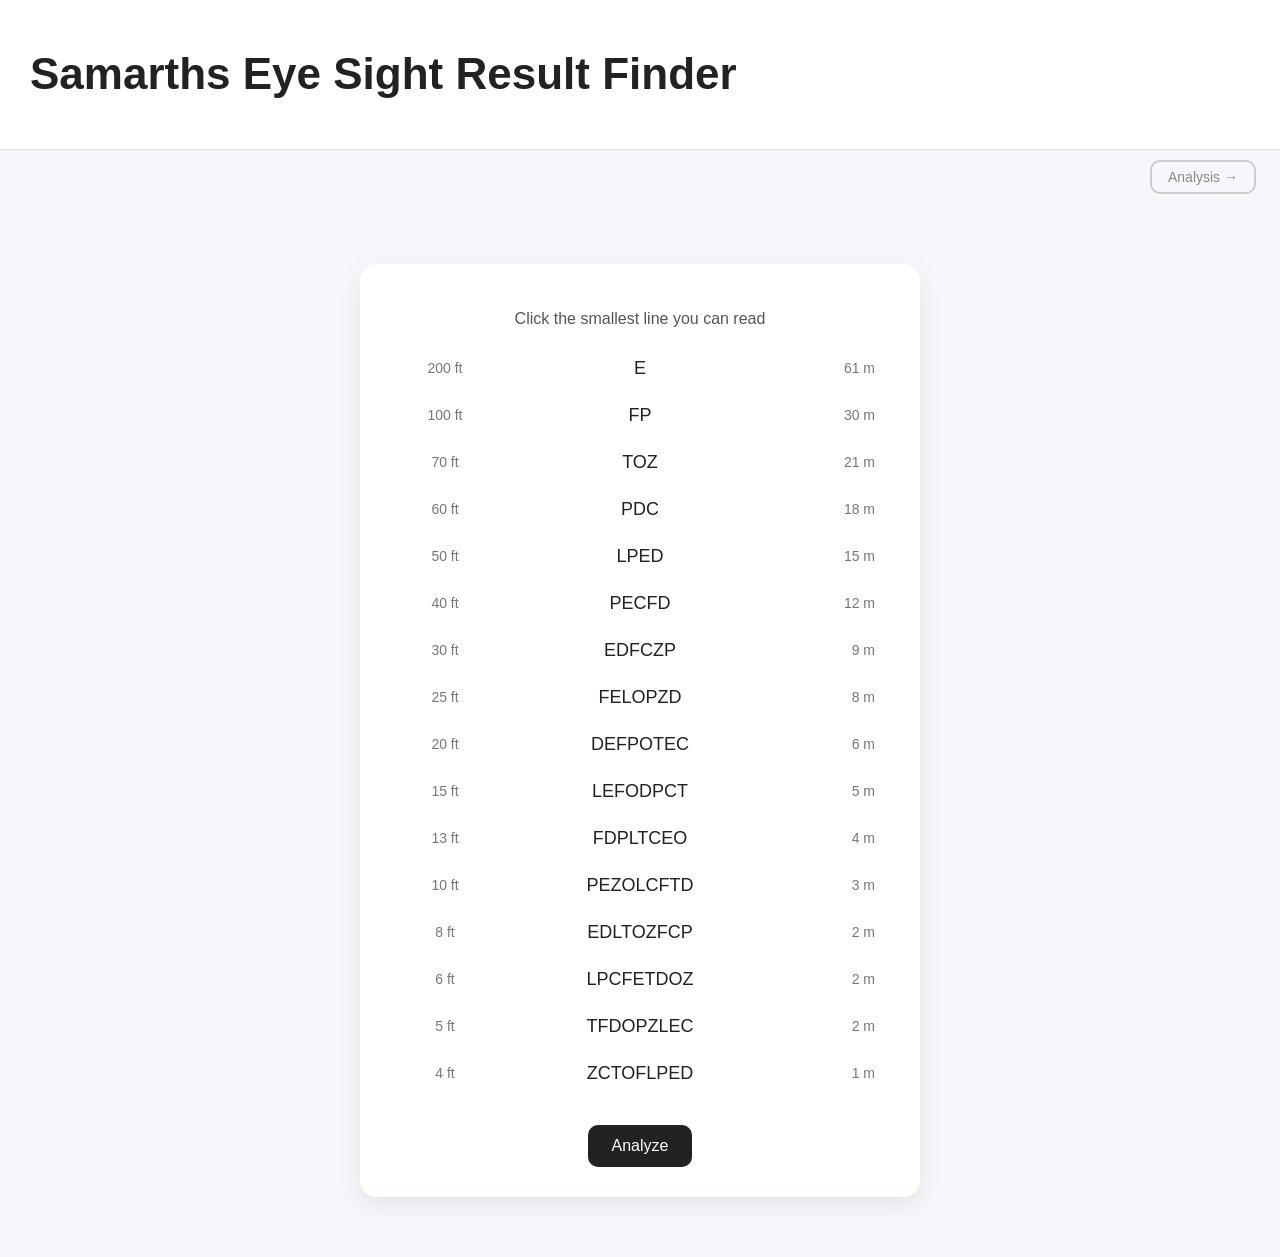
<file: front-end/front-page/index.html>
<!DOCTYPE html>
<html>
<head>
    <meta charset="UTF-8">
    <title>Eye Test</title>
    <link rel="stylesheet" href="/front-end/front-page/style.css">
</head>

<body>

<div class="header">
    <h1>Samarths Eye Sight Result Finder</h1>
</div>

<div class="header-actions right">
    <a href="/front-end/analysis-page/index.html" class="pill-btn">Analysis →</a>
</div>

<div class="container">

    <p class="instruction">Click the smallest line you can read</p>

    <div id="chart">

        <div class="row" data-value="200"><span class="label">200 ft</span><span class="letters">E</span><span class="meters">61 m</span></div>
        <div class="row" data-value="100"><span class="label">100 ft</span><span class="letters">FP</span><span class="meters">30 m</span></div>
        <div class="row" data-value="70"><span class="label">70 ft</span><span class="letters">TOZ</span><span class="meters">21 m</span></div>
        <div class="row" data-value="60"><span class="label">60 ft</span><span class="letters">PDC</span><span class="meters">18 m</span></div>
        <div class="row" data-value="50"><span class="label">50 ft</span><span class="letters">LPED</span><span class="meters">15 m</span></div>
        <div class="row" data-value="40"><span class="label">40 ft</span><span class="letters">PECFD</span><span class="meters">12 m</span></div>
        <div class="row" data-value="30"><span class="label">30 ft</span><span class="letters">EDFCZP</span><span class="meters">9 m</span></div>
        <div class="row" data-value="25"><span class="label">25 ft</span><span class="letters">FELOPZD</span><span class="meters">8 m</span></div>
        <div class="row" data-value="20"><span class="label">20 ft</span><span class="letters">DEFPOTEC</span><span class="meters">6 m</span></div>
        <div class="row" data-value="15"><span class="label">15 ft</span><span class="letters">LEFODPCT</span><span class="meters">5 m</span></div>
        <div class="row" data-value="13"><span class="label">13 ft</span><span class="letters">FDPLTCEO</span><span class="meters">4 m</span></div>
        <div class="row" data-value="10"><span class="label">10 ft</span><span class="letters">PEZOLCFTD</span><span class="meters">3 m</span></div>
        <div class="row" data-value="8"><span class="label">8 ft</span><span class="letters">EDLTOZFCP</span><span class="meters">2 m</span></div>
        <div class="row" data-value="6"><span class="label">6 ft</span><span class="letters">LPCFETDOZ</span><span class="meters">2 m</span></div>
        <div class="row" data-value="5"><span class="label">5 ft</span><span class="letters">TFDOPZLEC</span><span class="meters">2 m</span></div>
        <div class="row" data-value="4"><span class="label">4 ft</span><span class="letters">ZCTOFLPED</span><span class="meters">1 m</span></div>

    </div>

    <button onclick="goToResult()">Analyze</button>

</div>

<script src="/front-end/front-page/script.js"></script>

</body>
</html>
</file>
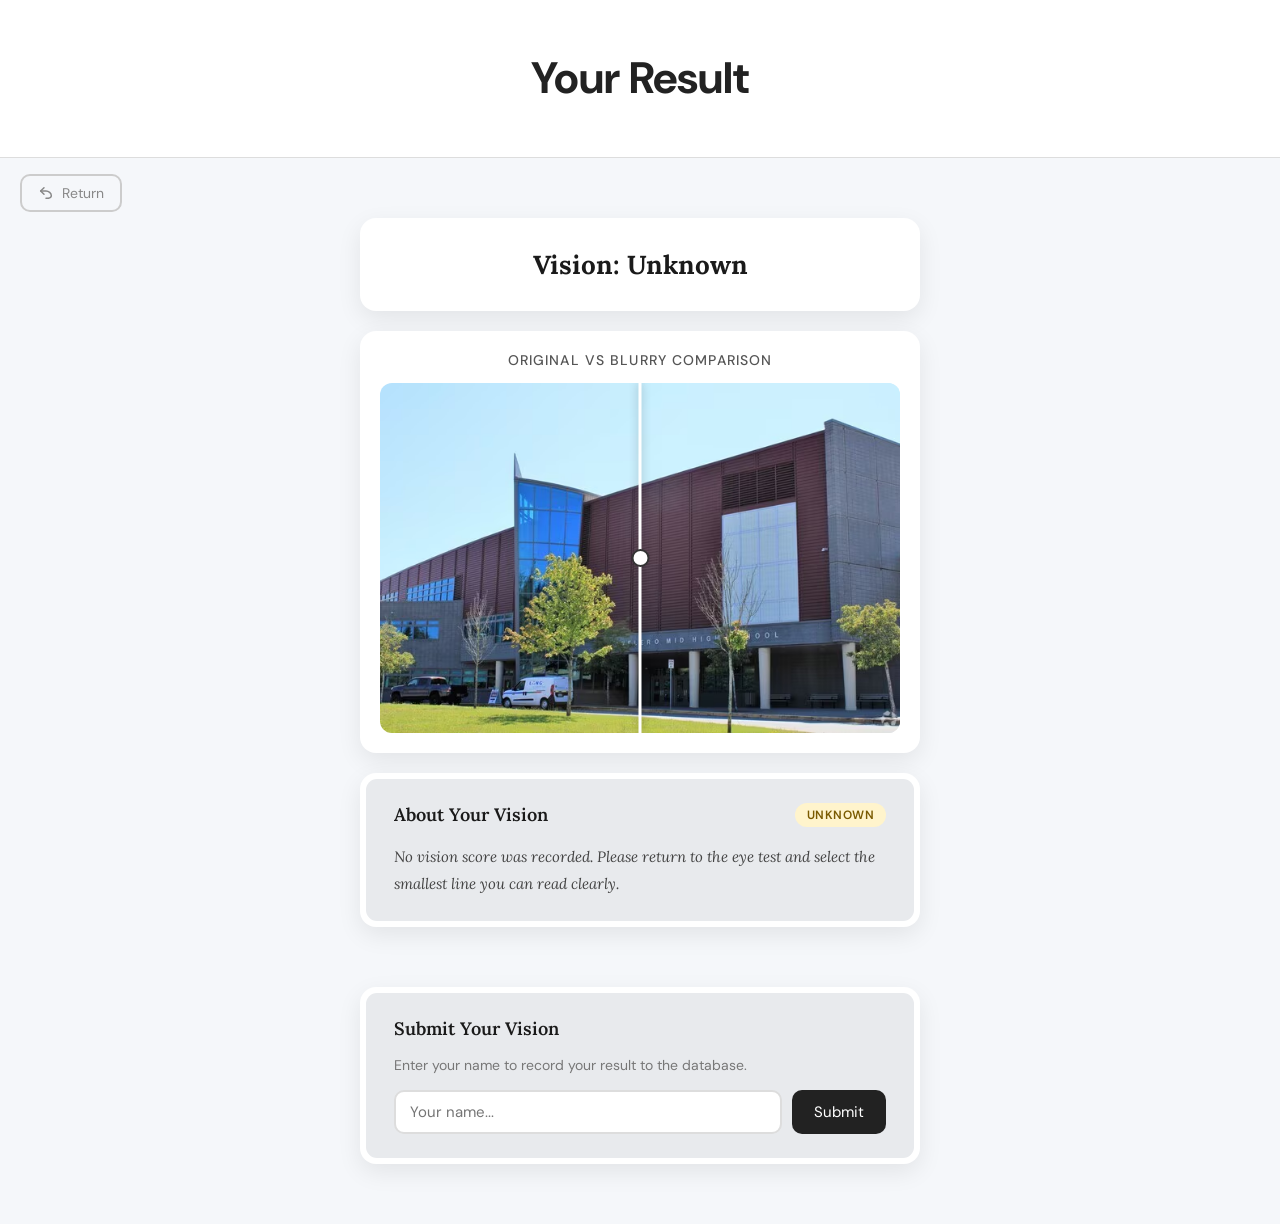
<file: front-end/result-page/index.html>
<!DOCTYPE html>
<html>
<head>
    <meta charset="UTF-8">
    <title>Result</title>
    <link rel="stylesheet" href="/front-end/result-page/style.css">
</head>
<body>

<div class="header">
    <h1>Your Result</h1>
</div>

<!-- Return button: far left, just below header -->
<button class="return-btn" onclick="window.location.href='/front-end/front-page/index.html'">
    <svg viewBox="0 0 24 24">
        <path d="M9 14 L4 9 L9 4" />
        <path d="M4 9 C4 9 8 9 12 9 C16 9 20 12 20 16 C20 20 16 20 12 20" />
    </svg>
    Return
</button>

<!-- Box 1: vision score -->
<div class="container">
    <h2 id="output"></h2>
</div>

<!-- Box 2: image comparison -->
<div class="compare-box">
    <h3>Original vs Blurry Comparison</h3>
    <div class="image-compare" id="compare">
        <img src="../images/cav.jpeg" class="image blurred" id="blurImg">
        <div class="sharp-wrapper" id="sharpWrapper">
            <img src="../images/cav.jpeg" class="image">
        </div>
        <div class="slider-handle" id="handle"></div>
    </div>
</div>

<!-- Box 3: description -->
<div class="description-box">
    <div class="description-inner">
        <div class="desc-header">
            <span class="desc-title">About Your Vision</span>
            <span class="vision-tag" id="visionTag"></span>
        </div>
        <p id="visionDesc"></p>
    </div>
</div>

<!-- Box 4: submit vision -->
<div class="submit-box" id="submitBox">
    <div class="description-inner">
        <div class="desc-header">
            <span class="desc-title">Submit Your Vision</span>
        </div>
        <p class="submit-hint" id="submitHint">Enter your name to record your result to the database.</p>
        <div class="submit-row" id="submitRow">
            <input type="text" id="nameInput" placeholder="Your name..." maxlength="40" />
            <button id="submitBtn">Submit</button>
        </div>
        <p class="already-submitted" id="alreadyMsg" style="display:none;">You have already submitted your vision result.</p>
    </div>
</div>

<!-- Confirmation modal -->
<div class="modal-overlay" id="modalOverlay">
    <div class="modal">
        <p class="modal-text" id="modalText"></p>
        <div class="modal-buttons">
            <button class="modal-yes" id="modalYes">Yes, submit</button>
            <button class="modal-no" id="modalNo">No, cancel</button>
        </div>
    </div>
</div>

<script src="/front-end/result-page/script.js"></script>
</body>
</html>
</file>
<file: front-end/front-page/style.css>
body {
    margin: 0;
    font-family: Arial;
    text-align: center;
    background: #f5f7fa;
    color: #222;
}

/* HEADER */
.header {
    background: white;
    padding: 20px;
    font-size: 22px;
    font-weight: 600;
    border-bottom: 1px solid #ddd;
}

/* MAIN BOX */
.container {
    width: 500px;
    margin: 60px auto;
    padding: 30px;

    background: white;
    border-radius: 16px;
    box-shadow: 0 8px 25px rgba(0,0,0,0.08);
}

/* INSTRUCTION TEXT */
.instruction {
    font-size: 16px;
    color: #555;
    margin-bottom: 20px;
}

/* BUTTON */
button {
    margin-top: 25px;
    padding: 12px 24px;
    font-size: 16px;

    border: none;
    border-radius: 10px;

    background: #222;
    color: white;

    cursor: pointer;
    transition: all 0.2s ease;
}

button:hover {
    transform: scale(1.08);
}

/* ========================= */
/* EYE TEST ROWS */
/* ========================= */

.row {
    display: grid;
    grid-template-columns: 80px 1fr 80px;
    align-items: center;

    padding: 10px 15px;
    margin: 6px 0;

    border-radius: 10px;
    cursor: pointer;

    transition: all 0.2s ease;
}

/* hover effect */
.row:hover {
    background: #f0f0f0;
    transform: scale(1.03);
}

/* selected row */
.selected {
    background: #e6f0ff;
    font-weight: bold;
}

/* LEFT LABEL (feet) */
.label {
    font-size: 14px;
    color: #777;
}

/* CENTER LETTERS */
.letters {
    font-size: 18px;
}

/* RIGHT METERS */
.meters {
    font-size: 14px;
    color: #777;
    text-align: right;
}

/* ========================= */
/* RESULT PAGE IMAGE SLIDER */
/* ========================= */

.compare-box {
    width: 100%;
    margin-top: 50px;
    padding: 20px;

    background: white;
    border-radius: 16px;
    box-shadow: 0 8px 25px rgba(0,0,0,0.08);
}

.image-compare {
    position: relative;
    width: 100%;
    height: 350px;
    overflow: hidden;
    border-radius: 12px;
}

/* both images locked */
.image {
    position: absolute;
    top: 0;
    left: 0;

    width: 100%;
    height: 100%;
    object-fit: cover;
}

/* sharp layer */
.base {
    z-index: 1;
}

/* blur layer */
.blur {
    z-index: 2;
    filter: blur(8px);
    clip-path: inset(0 50% 0 0);
}

/* draggable vertical slider */
#handle {
    position: absolute;
    top: 0;
    left: 50%;

    width: 3px;
    height: 100%;

    background: white;
    z-index: 3;

    cursor: ew-resize;
    box-shadow: 0 0 10px rgba(0,0,0,0.3);
}

/* handle dot */
#handle::after {
    content: "";
    position: absolute;

    top: 50%;
    left: 50%;
    transform: translate(-50%, -50%);

    width: 14px;
    height: 14px;

    border-radius: 50%;
    background: white;
    border: 2px solid #333;
}
.header {
    display: flex;
    align-items: center;
    justify-content: space-between;
    padding: 20px 30px;
}

.analysis-link {
    font-size: 14px;
    color: #888;
    text-decoration: none;
    border: 2px solid #ccc;
    padding: 7px 16px;
    border-radius: 10px;
    transition: transform 0.2s, border-color 0.2s, color 0.2s;
}

.analysis-link:hover {
    transform: scale(1.06);
    border-color: #aaa;
    color: #444;
}
.header {
    background: white;
    padding: 20px 30px;
    text-align: center;
    border-bottom: 1px solid #ddd;
    font-size: 22px;
    font-weight: 600;
}

/* strip below header for nav buttons */
.header-actions {
    display: flex;
    padding: 10px 24px;
}

.header-actions.right  { justify-content: flex-end; }
.header-actions.left   { justify-content: flex-start; }

.pill-btn {
    font-size: 14px;
    color: #888;
    text-decoration: none;
    border: 2px solid #ccc;
    padding: 7px 16px;
    border-radius: 10px;
    font-family: 'DM Sans', Arial, sans-serif;
    background: none;
    cursor: pointer;
    transition: transform 0.2s, border-color 0.2s, color 0.2s;
    display: inline-block;
}

.pill-btn:hover {
    transform: scale(1.06);
    border-color: #aaa;
    color: #444;
}
</file>
<file: front-end/result-page/style.css>
@import url('https://fonts.googleapis.com/css2?family=Lora:ital,wght@0,400;0,600;1,400&family=DM+Sans:wght@400;500&display=swap');

body {
    margin: 0;
    font-family: 'DM Sans', Arial, sans-serif;
    text-align: center;
    background: #f5f7fa;
    color: #222;
}

.header {
    background: white;
    padding: 20px;
    font-size: 22px;
    font-weight: 600;
    border-bottom: 1px solid #ddd;
}

.return-btn {
    display: inline-flex;
    align-items: center;
    gap: 8px;
    position: absolute;
    left: 20px;
    margin-top: 16px;
    padding: 8px 16px;
    background: none;
    border: 2px solid #ccc;
    border-radius: 10px;
    color: #888;
    font-size: 14px;
    font-family: 'DM Sans', Arial, sans-serif;
    cursor: pointer;
    transition: transform 0.2s ease, border-color 0.2s ease, color 0.2s ease;
}

.return-btn:hover {
    transform: scale(1.08);
    border-color: #aaa;
    color: #555;
}

.return-btn svg {
    width: 16px;
    height: 16px;
    stroke: currentColor;
    fill: none;
    stroke-width: 2.2;
    stroke-linecap: round;
    stroke-linejoin: round;
}

/* All three boxes share this width */
.container,
.compare-box,
.description-box {
    width: 560px;
    box-sizing: border-box;
    margin-left: auto;
    margin-right: auto;
}

/* Box 1: vision score */
.container {
    margin-top: 60px;
    margin-bottom: 20px;
    padding: 30px;
    background: white;
    border-radius: 16px;
    box-shadow: 0 8px 25px rgba(0,0,0,0.08);
}

h2 {
    font-family: 'Lora', serif;
    font-size: 26px;
    margin: 0;
    color: #1a1a1a;
}

/* Box 2: comparison */
.compare-box {
    margin-bottom: 20px;
    padding: 20px;
    background: white;
    border-radius: 16px;
    box-shadow: 0 8px 25px rgba(0,0,0,0.08);
}

.compare-box h3 {
    margin-top: 0;
    font-family: 'DM Sans', sans-serif;
    font-weight: 500;
    color: #555;
    font-size: 14px;
    text-transform: uppercase;
    letter-spacing: 0.08em;
}

.image-compare {
    position: relative;
    width: 100%;
    height: 350px;
    overflow: hidden;
    border-radius: 12px;
}

.image {
    position: absolute;
    top: 0; left: 0;
    width: 100%; height: 100%;
    object-fit: cover;
    display: block;
}

.blurred { z-index: 1; }

.sharp-wrapper {
    position: absolute;
    top: 0; left: 0;
    width: 100%; height: 100%;
    z-index: 2;
    clip-path: inset(0 0 0 50%);
}

.sharp-wrapper .image {
    left: 0;
    width: 100%;
}

#handle {
    position: absolute;
    top: 0; left: 50%;
    width: 3px; height: 100%;
    background: white;
    z-index: 3;
    cursor: ew-resize;
    box-shadow: 0 0 10px rgba(0,0,0,0.3);
    transform: translateX(-50%);
}

#handle::after {
    content: "";
    position: absolute;
    top: 50%; left: 50%;
    transform: translate(-50%, -50%);
    width: 14px; height: 14px;
    border-radius: 50%;
    background: white;
    border: 2px solid #333;
}

/* Box 3: description — white outer border, dark inner fill */
.description-box {
    margin-bottom: 60px;
    padding: 6px;                          /* white border thickness */
    background: white;
    border-radius: 16px;
    box-shadow: 0 8px 25px rgba(0,0,0,0.08);
}

.description-inner {
    background: #e8eaed;                   /* slightly darker grey fill */
    border-radius: 11px;                   /* slightly less than outer */
    padding: 24px 28px;
    text-align: left;
}

.desc-header {
    display: flex;
    align-items: center;
    justify-content: space-between;
    margin-bottom: 16px;
}

.desc-title {
    font-family: 'Lora', serif;
    font-size: 18px;
    font-weight: 600;
    color: #1a1a1a;
}

.vision-tag {
    display: inline-block;
    padding: 4px 12px;
    border-radius: 20px;
    font-size: 12px;
    font-weight: 600;
    font-family: 'DM Sans', sans-serif;
    letter-spacing: 0.04em;
    text-transform: uppercase;
}

.tag-excellent  { background: #d4f7e0; color: #1a7a40; }
.tag-good       { background: #d9f0ff; color: #1a5a8a; }
.tag-mild       { background: #fff4cc; color: #7a5a00; }
.tag-moderate   { background: #ffe4b2; color: #8a4000; }
.tag-poor       { background: #ffd6d6; color: #8a0000; }
.tag-severe     { background: #f0d0ff; color: #5a007a; }

#visionDesc {
    font-family: 'Lora', serif;
    font-size: 15px;
    line-height: 1.8;
    color: #444;
    margin: 0;
    font-style: italic;
}
/* Box 4: submit */
.submit-box {
    width: 560px;
    box-sizing: border-box;
    margin: 0 auto 60px auto;
    padding: 6px;
    background: white;
    border-radius: 16px;
    box-shadow: 0 8px 25px rgba(0,0,0,0.08);
}

.submit-hint {
    font-family: 'DM Sans', sans-serif;
    font-size: 14px;
    color: #777;
    margin: 0 0 16px 0;
}

.submit-row {
    display: flex;
    gap: 10px;
}

.submit-row input {
    flex: 1;
    padding: 10px 14px;
    border: 2px solid #ddd;
    border-radius: 10px;
    font-size: 15px;
    font-family: 'DM Sans', sans-serif;
    outline: none;
    transition: border-color 0.2s;
}

.submit-row input:focus {
    border-color: #aaa;
}

.submit-row button {
    padding: 10px 22px;
    background: #222;
    color: white;
    border: none;
    border-radius: 10px;
    font-size: 15px;
    font-family: 'DM Sans', sans-serif;
    cursor: pointer;
    transition: background 0.2s, transform 0.15s;
}

.submit-row button:hover {
    background: #444;
    transform: scale(1.04);
}

.already-submitted {
    font-family: 'Lora', serif;
    font-style: italic;
    color: #aaa;
    font-size: 14px;
    margin: 0;
}

/* Greyed out state */
.submit-box.greyed .description-inner {
    opacity: 0.5;
    pointer-events: none;
}

/* Modal */
.modal-overlay {
    display: none;
    position: fixed;
    inset: 0;
    background: rgba(0,0,0,0.35);
    backdrop-filter: blur(6px);
    -webkit-backdrop-filter: blur(6px);
    z-index: 100;
    align-items: center;
    justify-content: center;
}

.modal-overlay.active {
    display: flex;
}

.modal {
    background: #f0f0f0;
    border-radius: 16px;
    padding: 36px 40px;
    box-shadow: 0 16px 50px rgba(0,0,0,0.2);
    text-align: center;
    max-width: 380px;
    width: 90%;
}

.modal-text {
    font-family: 'Lora', serif;
    font-size: 17px;
    color: #222;
    line-height: 1.7;
    margin: 0 0 28px 0;
}

.modal-buttons {
    display: flex;
    gap: 12px;
    justify-content: center;
}

.modal-yes {
    padding: 10px 28px;
    background: #2a9d5c;
    color: white;
    border: none;
    border-radius: 10px;
    font-size: 15px;
    font-family: 'DM Sans', sans-serif;
    cursor: pointer;
    transition: background 0.2s, transform 0.15s;
}

.modal-yes:hover {
    background: #238a4f;
    transform: scale(1.05);
}

.modal-no {
    padding: 10px 28px;
    background: #e63946;
    color: white;
    border: none;
    border-radius: 10px;
    font-size: 15px;
    font-family: 'DM Sans', sans-serif;
    cursor: pointer;
    transition: background 0.2s, transform 0.15s;
}

.modal-no:hover {
    background: #c1121f;
    transform: scale(1.05);
}
</file>
